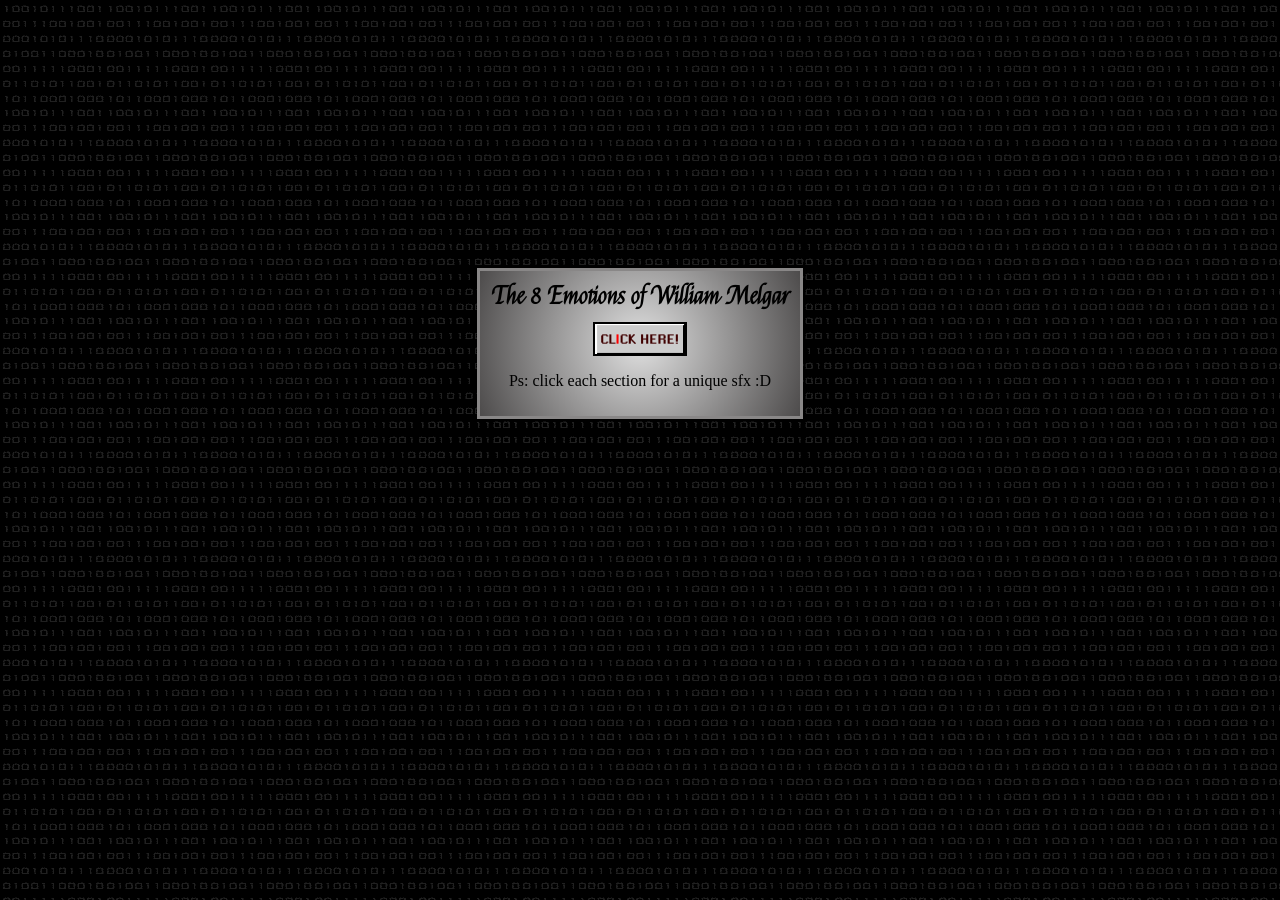
<file: index.html>
<!DOCTYPE html>
<html lang="en">

<head>
    <meta charset="UTF-8">
    <meta name="viewport" content="width=device-width, initial-scale=1.0">
    <title>8 Emotions of William Melgar</title>
    <link rel="stylesheet" href="style.css">
    <meta name="google-site-verification" content="S0cFrFLwA-q6_unblIvK2jX8p0u8n2Nt1mZYsv1JPVA" />
    <link rel="icon" href="images/dog.gif">
    <meta name="description" content="A candid photo collection of William Melgar's 8 
        signature emotional states — from his default awkwardness to peak 
        true happiness. Click each one for a surprise.">
    <link rel="preconnect" href="https://fonts.googleapis.com">
    <link rel="preconnect" href="https://fonts.gstatic.com" crossorigin>

    <!--Fonts-->
    <link
        href="https://fonts.googleapis.com/css2?family=Cormorant:ital,wght@0,300..700;1,300..700&family=Felipa&display=swap"
        rel="stylesheet">
</head>

<body class="landing">
    <section class="landing-section">
        <h1>The 8 Emotions of William Melgar</h1>
        <a href="emotions.html">
            <img src="buttons/click-here.gif">
        </a>
        <p>Ps: click each section for a unique sfx :D</p>
    </section>

</body>

</html>
</file>
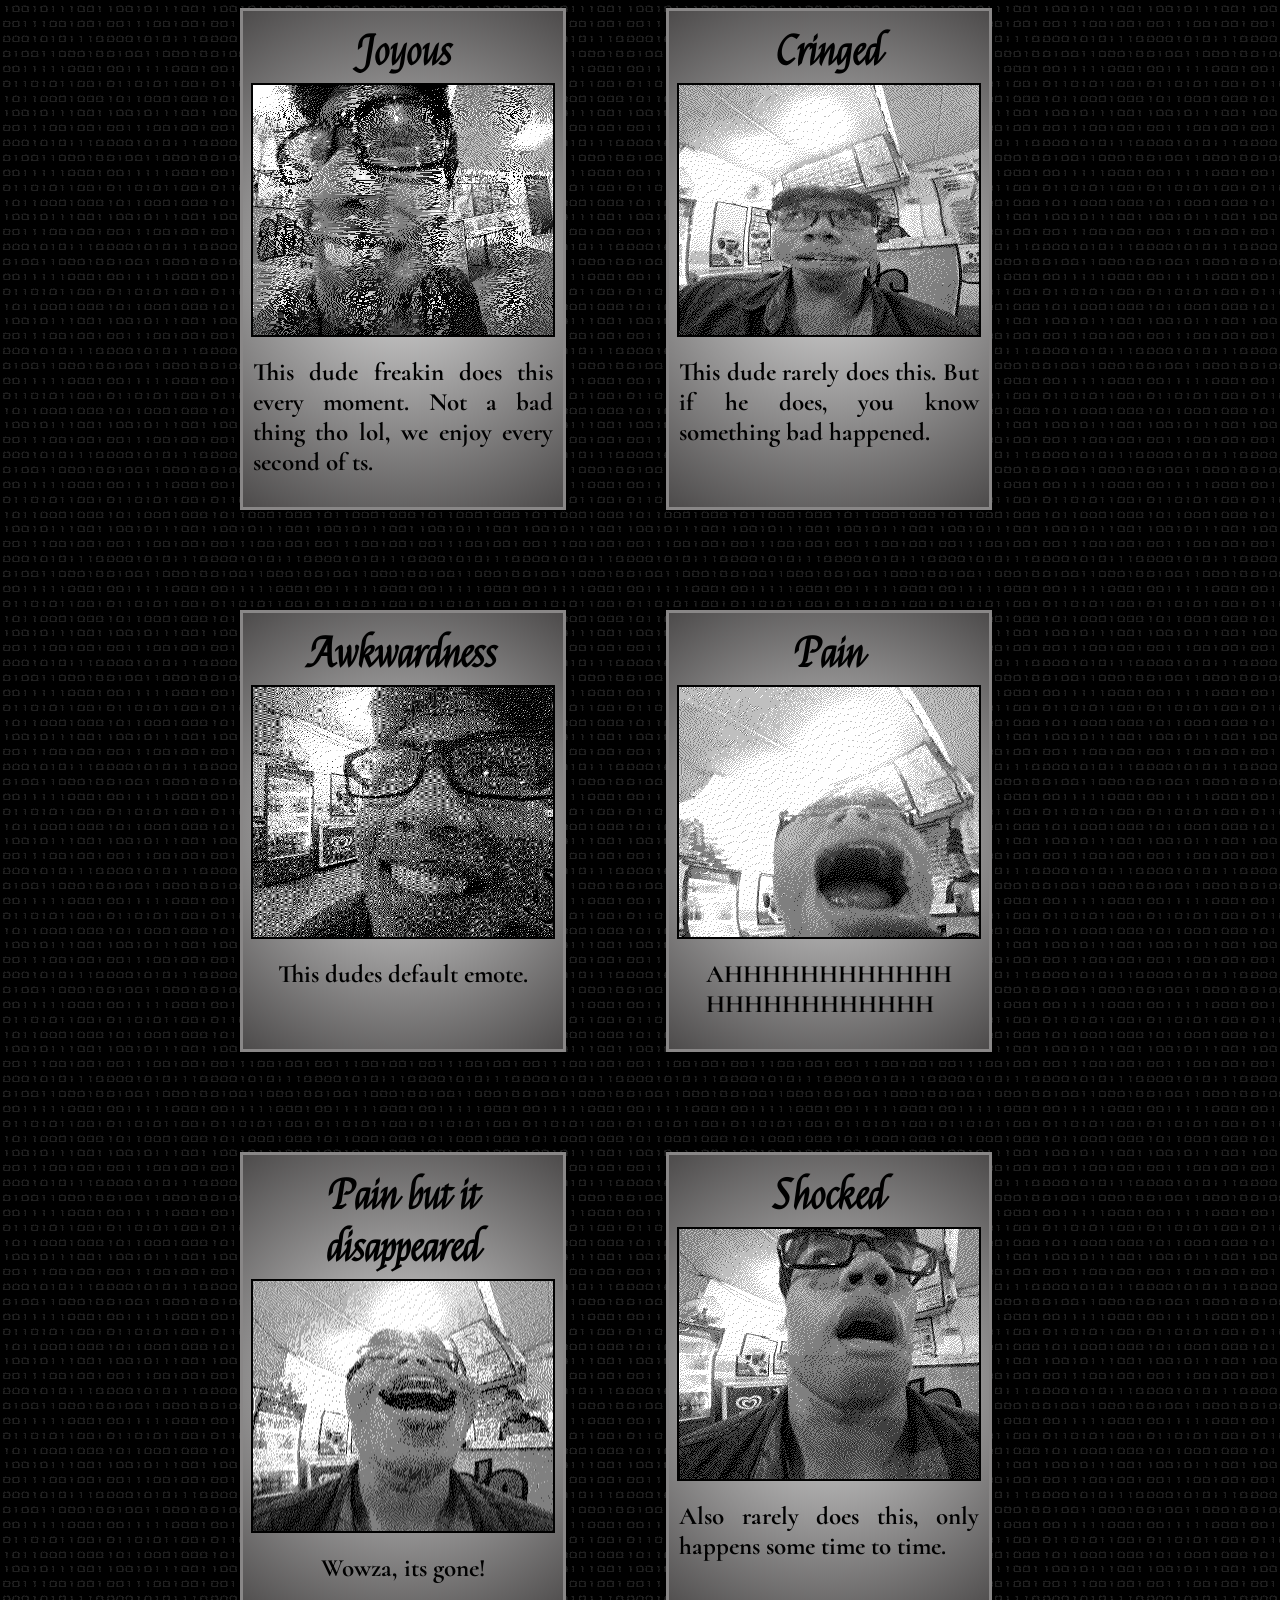
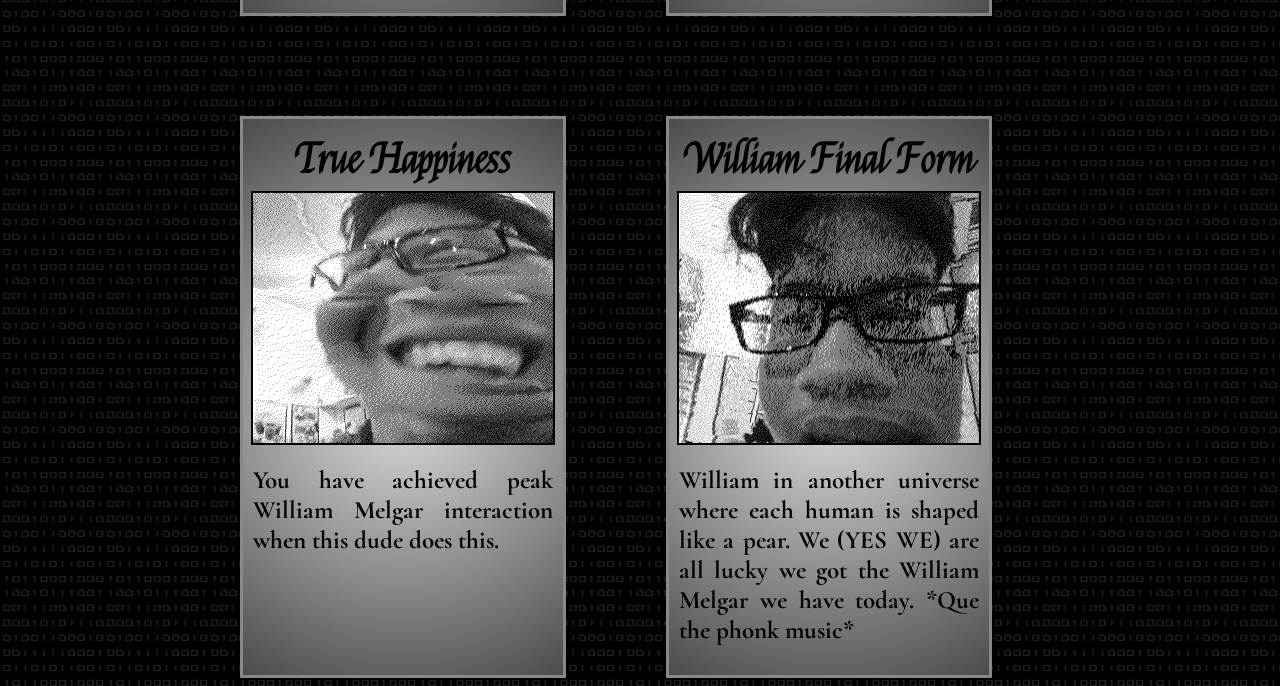
<file: emotions.html>
<!DOCTYPE html>
<html lang="en">

<head>
    <meta charset="UTF-8">
    <meta name="viewport" content="width=device-width, initial-scale=1.0">
    <link rel="stylesheet" href="style.css">
    <link rel="icon" href="images/dog.gif">
    <title>Emotions</title>
    <link rel="preconnect" href="https://fonts.googleapis.com">
    <link rel="preconnect" href="https://fonts.gstatic.com" crossorigin>

    <!--Fonts-->
    <link
        href="https://fonts.googleapis.com/css2?family=Cormorant:ital,wght@0,300..700;1,300..700&family=Felipa&display=swap"
        rel="stylesheet">
</head>

<body class="emotions">
    <div class="emotions-wrap">
        <section class="joyous">
            <h2>Joyous</h2>
            <img src="images/Joyous.png" alt="William-Melgars-Joyous-Face">
            <p>This dude freakin does this every moment. Not a bad thing tho lol, we enjoy every second of ts.</p>
        </section>
        <section class="cringed">
            <h2>Cringed</h2>
            <img src="images/Cringed.png" alt="William-Melgars-Cringed-Face">
            <p>This dude rarely does this. But if he does, you know something bad happened.</p>
        </section>
        <section class="awkwardness">
            <h2>Awkwardness</h2>
            <img src="images/Awkwardness.png" alt="William-Melgars-Awkwardness-Face">
            <p>This dudes default emote.</p>
        </section>
        <section class="pain">
            <h2>Pain</h2>
            <img src="images/Pain.png" alt="William-Melgars-Pain-Face">
            <p>AHHHHHHHHHHHH<br>HHHHHHHHHHHH</p>
        </section>
        <section class="pain-but-it-disappeared">
            <h2>Pain but it disappeared</h2>
            <img src="images/Pain-but-it-disappeared.png" alt="William-Melgars-Pain-But-It-Disappeared-Face">
            <p>Wowza, its gone!</p>
        </section>
        <section class="shocked">
            <h2>Shocked</h2>
            <img src="images/Shocked.png" alt="William-Melgars-Shocked-Face">
            <p>Also rarely does this, only happens some time to time.</p>
        </section>
        <section class="true-happiness">
            <h2>True Happiness</h2>
            <img src="images/True-Happiness.png" alt="William-Melgars-True-Happiness-Face">
            <p>You have achieved peak William Melgar interaction when this dude does this.</p>
        </section>
        <section class="william-final-form">
            <h2>William Final Form</h2>
            <img src="images/William-Final-Form.png" alt="William-Melgars-Final-Form-Face">
            <p>William in another universe where each human is shaped like a pear. We (YES WE) are all lucky we got the
                William Melgar we have today. *Que the phonk music*</p>
        </section>
    </div>
</body>
<script src="script.js"></script>

</html>
</file>
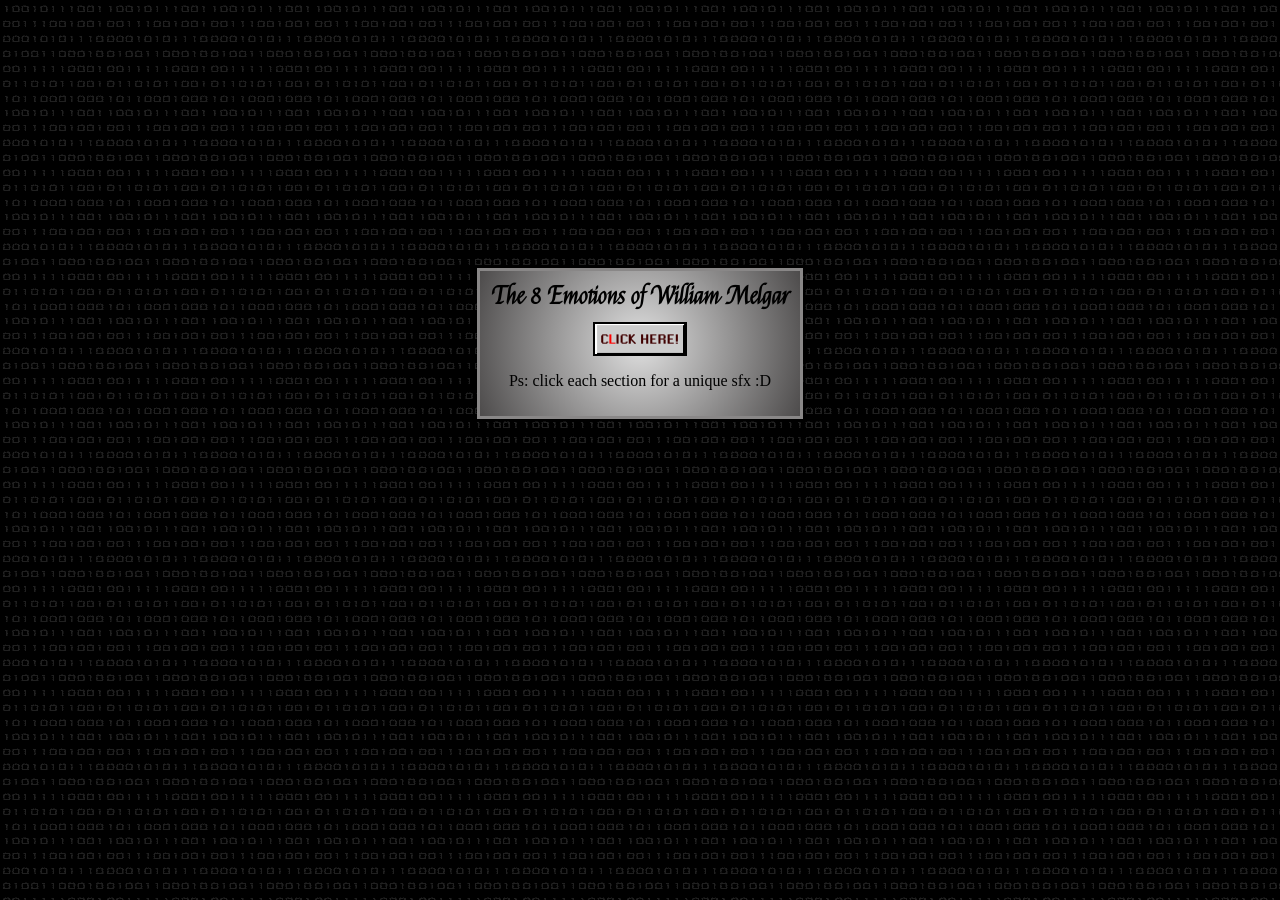
<file: landing.html>
<!DOCTYPE html>
<html lang="en">

<head>
    <meta charset="UTF-8">
    <meta name="viewport" content="width=device-width, initial-scale=1.0">
    <title>8 Emotions of William Melgar</title>
    <link rel="stylesheet" href="style.css">
    <link rel="preconnect" href="https://fonts.googleapis.com">
    <link rel="preconnect" href="https://fonts.gstatic.com" crossorigin>

    <!--Fonts-->
    <link
        href="https://fonts.googleapis.com/css2?family=Cormorant:ital,wght@0,300..700;1,300..700&family=Felipa&display=swap"
        rel="stylesheet">
</head>

<body class="landing">
    <section class="landing-section">
        <h1>The 8 Emotions of William Melgar</h1>
        <a href="index.html">
            <img src="buttons/click-here.gif">
        </a>
        <p>Ps: click each section for a unique sfx :D</p>
    </section>

</body>

</html>
</file>
<file: style.css>
/*Body*/
.emotions,
.landing {
    display: flex;
    align-items: center;
    justify-content: center;
    background-image: url(images/num.gif);
}

.landing {
    text-align: center;
}

.landing h1 {
    font-family: "Felipa";
    margin: 0;
}


/*Grey Container*/
section {
    display: flex;
    flex-direction: column;
    align-items: center;
    background: #e0e0e0;
    background: radial-gradient(circle, rgba(224, 224, 224, 1) 0%, rgba(77, 75, 75, 1) 100%);
    padding: 10px;
    align-self: stretch;
    max-width: 300px;
    border: 3px solid rgb(137, 135, 135);
    transition: transform 0.2s;
}

/*Landing Page*/
.landing-section {
    margin-top: 260px;
}

a img {
    margin-top: 10px;
    display: block;
    width: 90px;
    height: 30px
}





/*Emotions Page*/
.emotions-wrap {
    display: flex;
    flex-direction: column;
    align-items: center;
    gap: 100px;
    width: 100%;
    max-width: 300px;
}



.emotions-wrap section:hover {
    transform: scale(1.01);
}

.emotions-wrap section:active {
    transform: scale(0.95);
}

.joyous h2,
.cringed h2,
.awkwardness h2,
.pain h2,
.pain-but-it-disappeared h2,
.shocked h2,
.true-happiness h2,
.william-final-form h2 {
    font-size: 40px;
    font-family: "Felipa";
    text-align: center;
    margin: 5px;
}

.joyous p,
.cringed p,
.awkwardness p,
.pain p,
.pain-but-it-disappeared p,
.shocked p,
.true-happiness p,
.william-final-form p {
    font-size: 25px;
    font-weight: 700;
    font-family: "Cormorant";
    margin-block: 20px;
    text-align: justify;
}

img {
    width: 100%;
    height: 250px;
    object-fit: cover;
    border: 2px solid black;
}

@media (min-width: 800px) {
    .emotions-wrap {
        flex-direction: row;
        flex-wrap: wrap;
        max-width: 800px;
    }

    section {
        width: 300px;
    }
}
</file>
